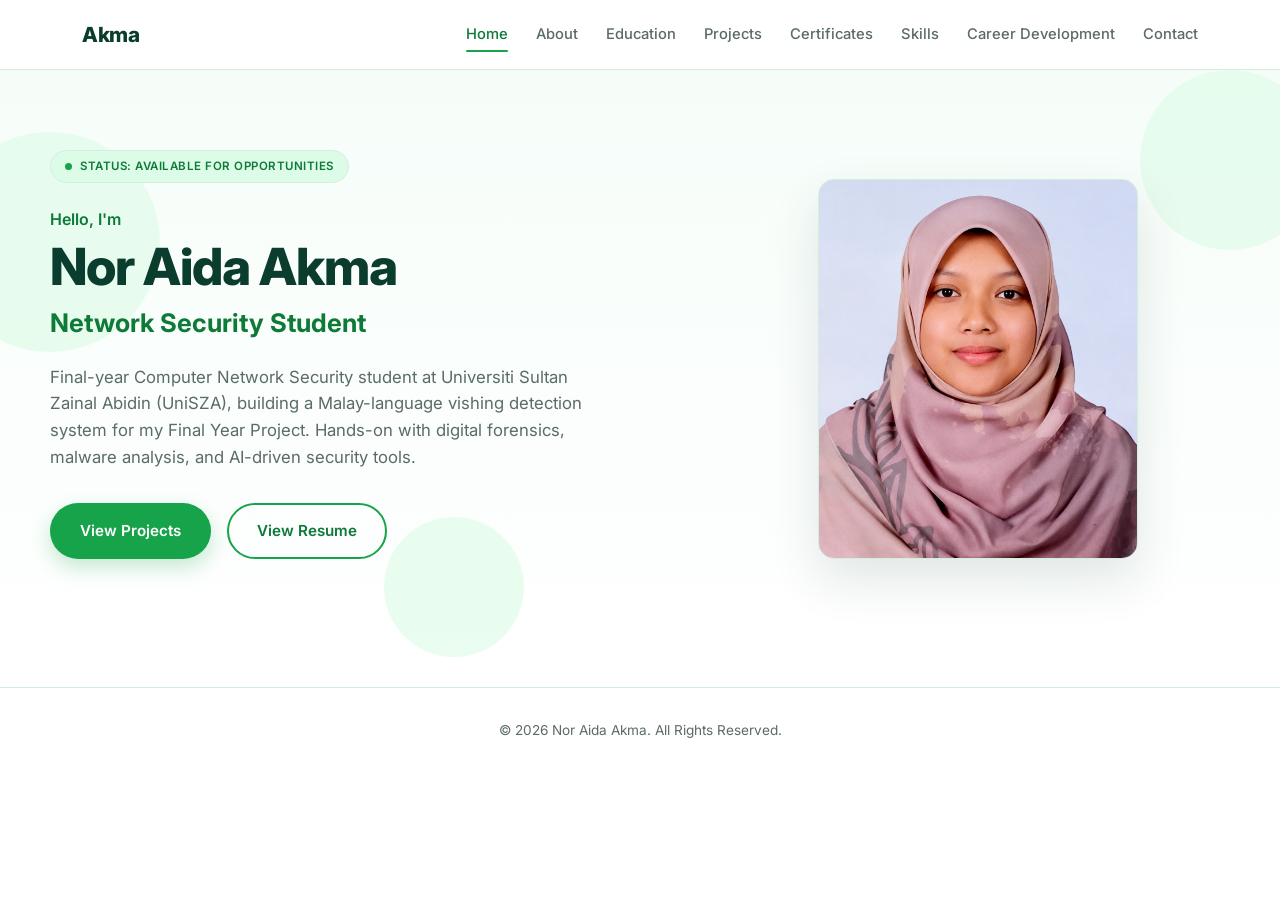
<file: index.html>
<!DOCTYPE html>
<html lang="en">
<head>
<meta charset="UTF-8">
<meta name="viewport" content="width=device-width, initial-scale=1.0">
<title>Akma — Network Security Student</title>
<link rel="preconnect" href="https://fonts.googleapis.com">
<link rel="preconnect" href="https://fonts.gstatic.com" crossorigin>
<link href="https://fonts.googleapis.com/css2?family=Inter:wght@400;500;600;700&display=swap" rel="stylesheet">
<link rel="stylesheet" href="style.css">
</head>
<body>

<!-- ===== NAVBAR ===== -->
<header class="navbar" id="navbar">
  <div class="nav-inner">
    <a href="index.html" class="logo">Akma</a>
    <button class="nav-toggle" id="navToggle" aria-label="Toggle navigation">
      <span></span><span></span><span></span>
    </button>
    <nav class="nav-links" id="navLinks">
      <a href="index.html" class="active">Home</a>
      <a href="about.html">About</a>
      <a href="education.html">Education</a>
      <a href="projects.html">Projects</a>
      <a href="certificates.html">Certificates</a>
      <a href="skills.html">Skills</a>
      <a href="career.html">Career Development</a>
      <a href="contact.html">Contact</a>
    </nav>
  </div>
</header>

<!-- ===== HERO ===== -->
<section class="hero">
  <div class="hero-grid">
    <div class="hero-text">
      <div class="status-badge">
        <span class="dot-blink"></span> STATUS: AVAILABLE FOR OPPORTUNITIES
      </div>
      <p class="eyebrow">Hello, I'm</p>
      <h1>Nor Aida Akma</h1>
      <h2 class="role">Network Security Student</h2>
      <p class="hero-desc">
        Final-year Computer Network Security student at Universiti Sultan Zainal Abidin (UniSZA),
        building a Malay-language vishing detection system for my Final Year Project.
        Hands-on with digital forensics, malware analysis, and AI-driven security tools.
      </p>
      <div class="hero-cta">
        <a href="projects.html" class="btn btn-primary">View Projects</a>
        <a href="assets/resume.pdf" class="btn btn-outline" target="_blank">View Resume</a>
      </div>
    </div>
    <div class="hero-visual">
      <div class="photo-frame">
        <img src="assets/images/profile.png" alt="Akma profile photo" onerror="this.style.display='none'; this.nextElementSibling.style.display='flex'">
        <div class="photo-placeholder">AKMA</div>
      </div>
    </div>
  </div>
  <div class="hero-bg-shapes" aria-hidden="true">
    <div class="shape shape-1"></div>
    <div class="shape shape-2"></div>
    <div class="shape shape-3"></div>
  </div>
</section>

<footer class="footer">
  <p>&copy; 2026 Nor Aida Akma. All Rights Reserved.</p>
</footer>

<script src="script.js"></script>
</body>
</html>
</file>
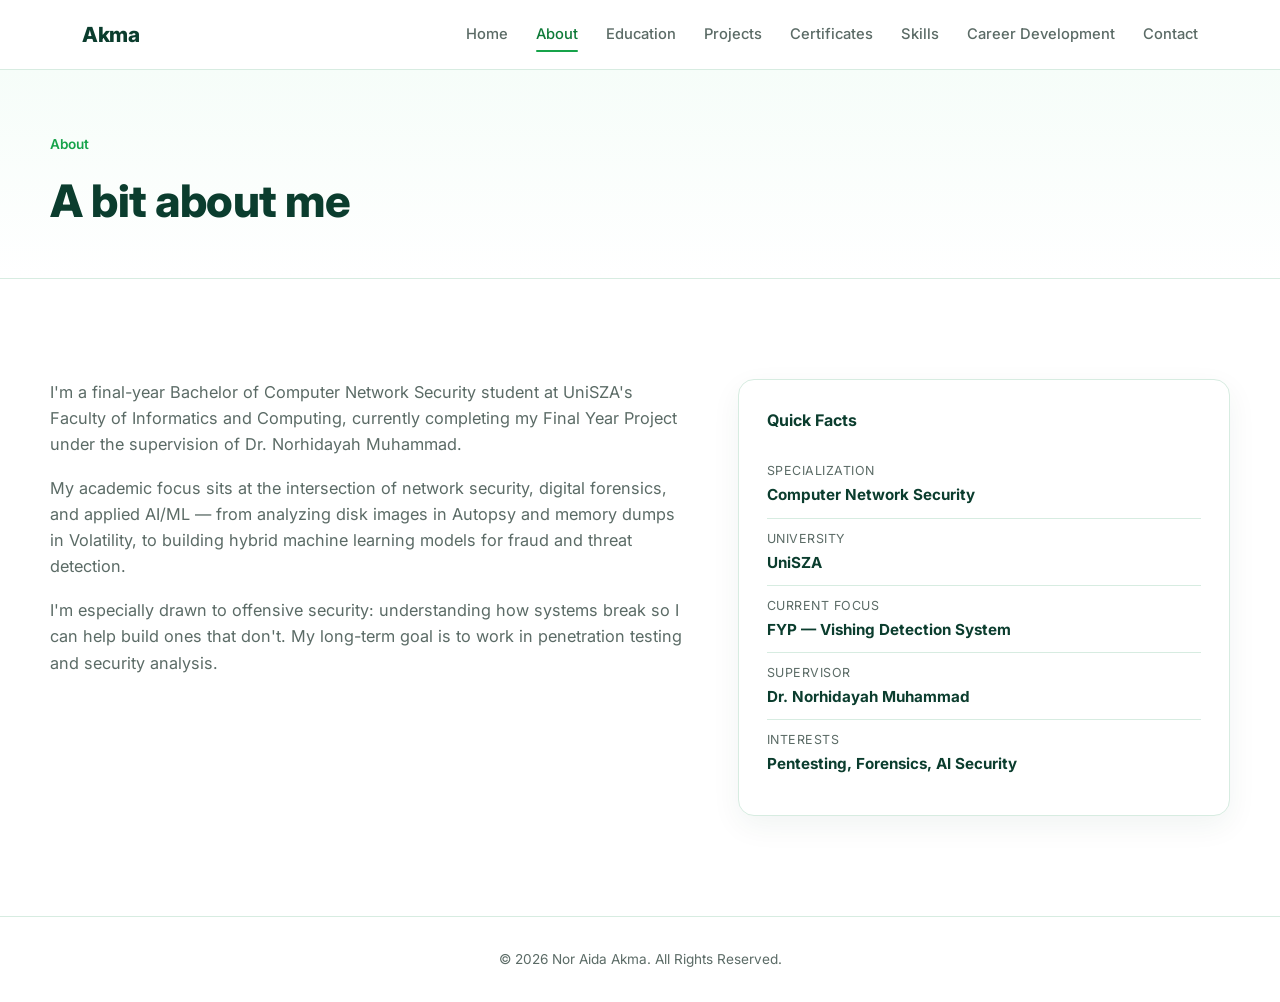
<file: about.html>
<!DOCTYPE html>
<html lang="en">
<head>
<meta charset="UTF-8">
<meta name="viewport" content="width=device-width, initial-scale=1.0">
<title>About — Akma</title>
<link rel="preconnect" href="https://fonts.googleapis.com">
<link rel="preconnect" href="https://fonts.gstatic.com" crossorigin>
<link href="https://fonts.googleapis.com/css2?family=Inter:wght@400;500;600;700&display=swap" rel="stylesheet">
<link rel="stylesheet" href="style.css">
</head>
<body>

<header class="navbar" id="navbar">
  <div class="nav-inner">
    <a href="index.html" class="logo">Akma</a>
    <button class="nav-toggle" id="navToggle" aria-label="Toggle navigation">
      <span></span><span></span><span></span>
    </button>
    <nav class="nav-links" id="navLinks">
      <a href="index.html">Home</a>
      <a href="about.html" class="active">About</a>
      <a href="education.html">Education</a>
      <a href="projects.html">Projects</a>
      <a href="certificates.html">Certificates</a>
      <a href="skills.html">Skills</a>
      <a href="career.html">Career Development</a>
      <a href="contact.html">Contact</a>
    </nav>
  </div>
</header>

<section class="page-hero">
  <div class="section-inner">
    <p class="section-eyebrow">About</p>
    <h1 class="page-title">A bit about me</h1>
  </div>
</section>

<section class="section">
  <div class="section-inner">
    <div class="about-grid">
      <div class="about-text">
        <p>
          I'm a final-year Bachelor of Computer Network Security student at UniSZA's Faculty of
          Informatics and Computing, currently completing my Final Year Project under the
          supervision of Dr. Norhidayah Muhammad.
        </p>
        <p>
          My academic focus sits at the intersection of network security, digital forensics, and
          applied AI/ML — from analyzing disk images in Autopsy and memory dumps in Volatility, to
          building hybrid machine learning models for fraud and threat detection.
        </p>
        <p>
          I'm especially drawn to offensive security: understanding how systems break so I can
          help build ones that don't. My long-term goal is to work in penetration testing and
          security analysis.
        </p>
      </div>
      <div class="about-card">
        <h3>Quick Facts</h3>
        <ul class="fact-list">
          <li><span>Specialization</span><strong>Computer Network Security</strong></li>
          <li><span>University</span><strong>UniSZA</strong></li>
          <li><span>Current Focus</span><strong>FYP — Vishing Detection System</strong></li>
          <li><span>Supervisor</span><strong>Dr. Norhidayah Muhammad</strong></li>
          <li><span>Interests</span><strong>Pentesting, Forensics, AI Security</strong></li>
        </ul>
      </div>
    </div>
  </div>
</section>

<footer class="footer">
  <p>&copy; 2026 Nor Aida Akma. All Rights Reserved.</p>
</footer>

<script src="script.js"></script>
</body>
</html>
</file>
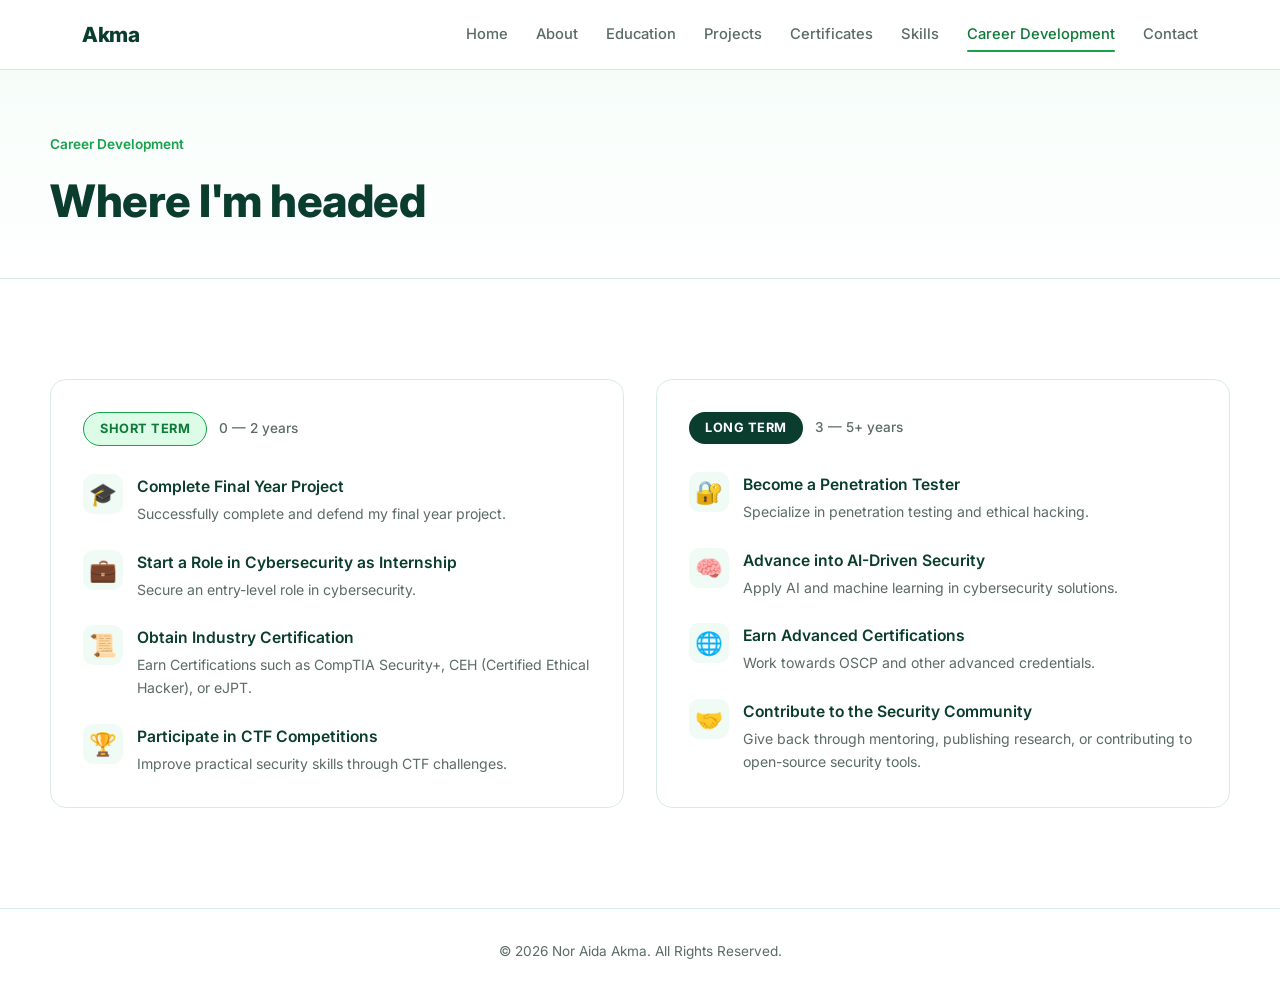
<file: career.html>
<!DOCTYPE html>
<html lang="en">
<head>
<meta charset="UTF-8">
<meta name="viewport" content="width=device-width, initial-scale=1.0">
<title>Career Development — Akma</title>
<link rel="preconnect" href="https://fonts.googleapis.com">
<link rel="preconnect" href="https://fonts.gstatic.com" crossorigin>
<link href="https://fonts.googleapis.com/css2?family=Inter:wght@400;500;600;700&display=swap" rel="stylesheet">
<link rel="stylesheet" href="style.css">
</head>
<body>

<header class="navbar" id="navbar">
  <div class="nav-inner">
    <a href="index.html" class="logo">Akma</a>
    <button class="nav-toggle" id="navToggle" aria-label="Toggle navigation">
      <span></span><span></span><span></span>
    </button>
    <nav class="nav-links" id="navLinks">
      <a href="index.html">Home</a>
      <a href="about.html">About</a>
      <a href="education.html">Education</a>
      <a href="projects.html">Projects</a>
      <a href="certificates.html">Certificates</a>
      <a href="skills.html">Skills</a>
      <a href="career.html" class="active">Career Development</a>
      <a href="contact.html">Contact</a>
    </nav>
  </div>
</header>

<section class="page-hero">
  <div class="section-inner">
    <p class="section-eyebrow">Career Development</p>
    <h1 class="page-title">Where I'm headed</h1>
  </div>
</section>

<section class="section">
  <div class="section-inner">
    <div class="career-grid">

      <div class="career-block">
        <div class="career-label">
          <span class="career-badge short">Short Term</span>
          <p class="career-timeframe">0 — 2 years</p>
        </div>
        <div class="career-goals">
          <div class="career-goal">
            <div class="goal-icon">🎓</div>
            <div>
              <h3>Complete Final Year Project</h3>
              <p>Successfully complete and defend my final year project.</p>
            </div>
          </div>
          <div class="career-goal">
            <div class="goal-icon">💼</div>
            <div>
              <h3>Start a Role in Cybersecurity as Internship</h3>
              <p>Secure an entry-level role in cybersecurity.</p>
            </div>
          </div>
          <div class="career-goal">
            <div class="goal-icon">📜</div>
            <div>
              <h3>Obtain Industry Certification</h3>
              <p>Earn Certifications such as CompTIA Security+, CEH (Certified Ethical Hacker), or eJPT.</p>
            </div>
          </div>
          <div class="career-goal">
            <div class="goal-icon">🏆</div>
            <div>
              <h3>Participate in CTF Competitions</h3>
              <p>Improve practical security skills through CTF challenges.</p>
            </div>
          </div>
        </div>
      </div>

      <div class="career-block">
        <div class="career-label">
          <span class="career-badge long">Long Term</span>
          <p class="career-timeframe">3 — 5+ years</p>
        </div>
        <div class="career-goals">
          <div class="career-goal">
            <div class="goal-icon">🔐</div>
            <div>
              <h3>Become a Penetration Tester</h3>
              <p>Specialize in penetration testing and ethical hacking.</p>
            </div>
          </div>
          <div class="career-goal">
            <div class="goal-icon">🧠</div>
            <div>
              <h3>Advance into AI-Driven Security</h3>
              <p>Apply AI and machine learning in cybersecurity solutions.</p>
            </div>
          </div>
          <div class="career-goal">
            <div class="goal-icon">🌐</div>
            <div>
              <h3>Earn Advanced Certifications</h3>
              <p>Work towards OSCP and other advanced credentials.</p>
            </div>
          </div>
          <div class="career-goal">
            <div class="goal-icon">🤝</div>
            <div>
              <h3>Contribute to the Security Community</h3>
              <p>Give back through mentoring, publishing research, or contributing to open-source security tools.</p>
            </div>
          </div>
        </div>
      </div>

    </div>
  </div>
</section>

<footer class="footer">
  <p>&copy; 2026 Nor Aida Akma. All Rights Reserved.</p>
</footer>

<script src="script.js"></script>
</body>
</html>
</file>
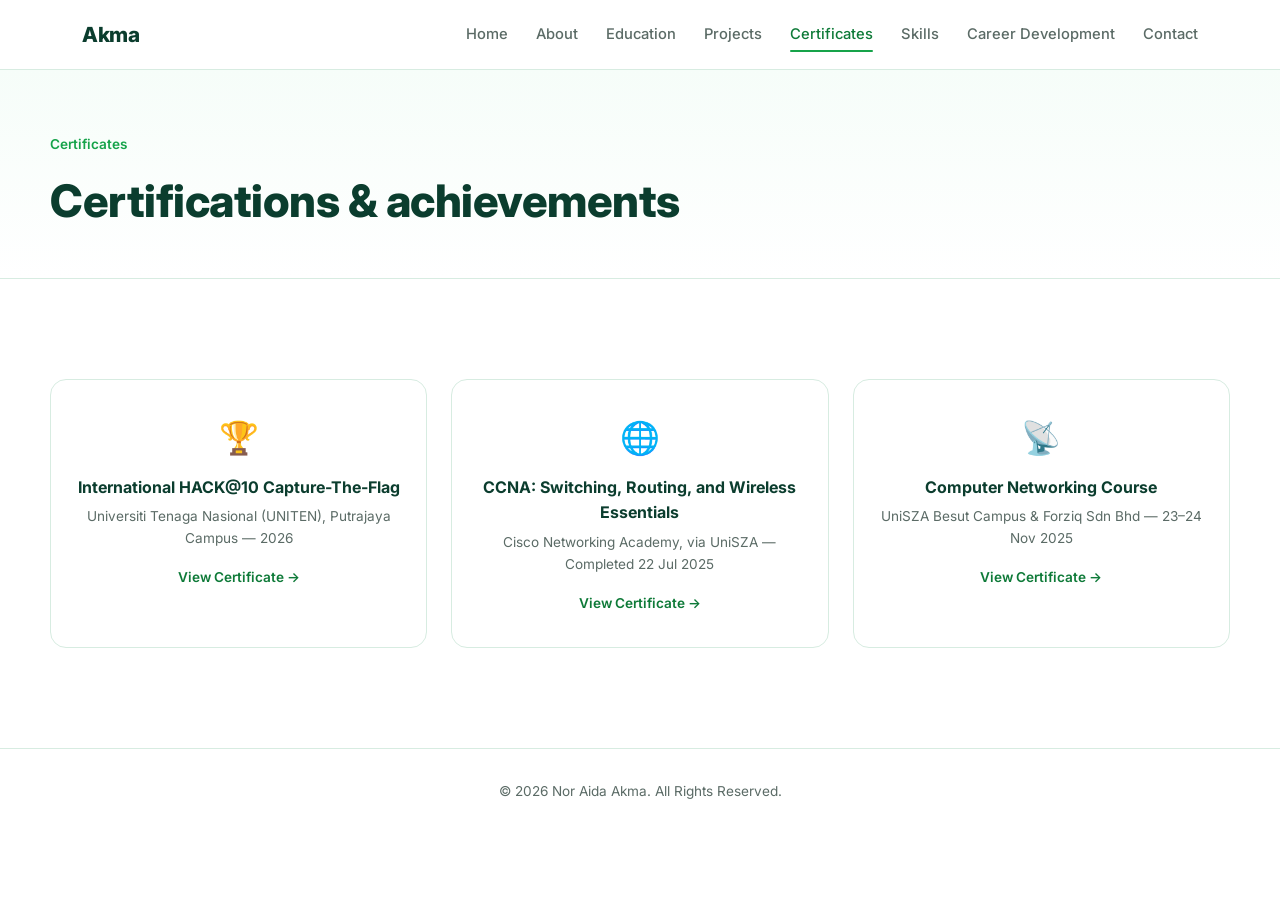
<file: certificates.html>
<!DOCTYPE html>
<html lang="en">
<head>
<meta charset="UTF-8">
<meta name="viewport" content="width=device-width, initial-scale=1.0">
<title>Certificates — Akma</title>
<link rel="preconnect" href="https://fonts.googleapis.com">
<link rel="preconnect" href="https://fonts.gstatic.com" crossorigin>
<link href="https://fonts.googleapis.com/css2?family=Inter:wght@400;500;600;700&display=swap" rel="stylesheet">
<link rel="stylesheet" href="style.css">
</head>
<body>

<header class="navbar" id="navbar">
  <div class="nav-inner">
    <a href="index.html" class="logo">Akma</a>
    <button class="nav-toggle" id="navToggle" aria-label="Toggle navigation">
      <span></span><span></span><span></span>
    </button>
    <nav class="nav-links" id="navLinks">
      <a href="index.html">Home</a>
      <a href="about.html">About</a>
      <a href="education.html">Education</a>
      <a href="projects.html">Projects</a>
      <a href="certificates.html" class="active">Certificates</a>
      <a href="skills.html">Skills</a>
      <a href="career.html">Career Development</a>
      <a href="contact.html">Contact</a>
    </nav>
  </div>
</header>

<section class="page-hero">
  <div class="section-inner">
    <p class="section-eyebrow">Certificates</p>
    <h1 class="page-title">Certifications &amp; achievements</h1>
  </div>
</section>

<section class="section">
  <div class="section-inner">
    <div class="cert-grid">
      <a href="assets/docs/Sijil%20CTF%202026.pdf" target="_blank" class="cert-card cert-card-link">
        <div class="cert-icon">🏆</div>
        <h3>International HACK@10 Capture-The-Flag</h3>
        <p>Universiti Tenaga Nasional (UNITEN), Putrajaya Campus — 2026</p>
        <span class="cert-view">View Certificate →</span>
      </a>
      <a href="assets/docs/Sijil%20CCNA.pdf" target="_blank" class="cert-card cert-card-link">
        <div class="cert-icon">🌐</div>
        <h3>CCNA: Switching, Routing, and Wireless Essentials</h3>
        <p>Cisco Networking Academy, via UniSZA — Completed 22 Jul 2025</p>
        <span class="cert-view">View Certificate →</span>
      </a>
      <a href="assets/docs/Sijil%20Smart%20Bootcamp.pdf" target="_blank" class="cert-card cert-card-link">
        <div class="cert-icon">📡</div>
        <h3>Computer Networking Course</h3>
        <p>UniSZA Besut Campus &amp; Forziq Sdn Bhd — 23–24 Nov 2025</p>
        <span class="cert-view">View Certificate →</span>
      </a>
    </div>
  </div>
</section>

<footer class="footer">
  <p>&copy; 2026 Nor Aida Akma. All Rights Reserved.</p>
</footer>

<script src="script.js"></script>
</body>
</html>
</file>
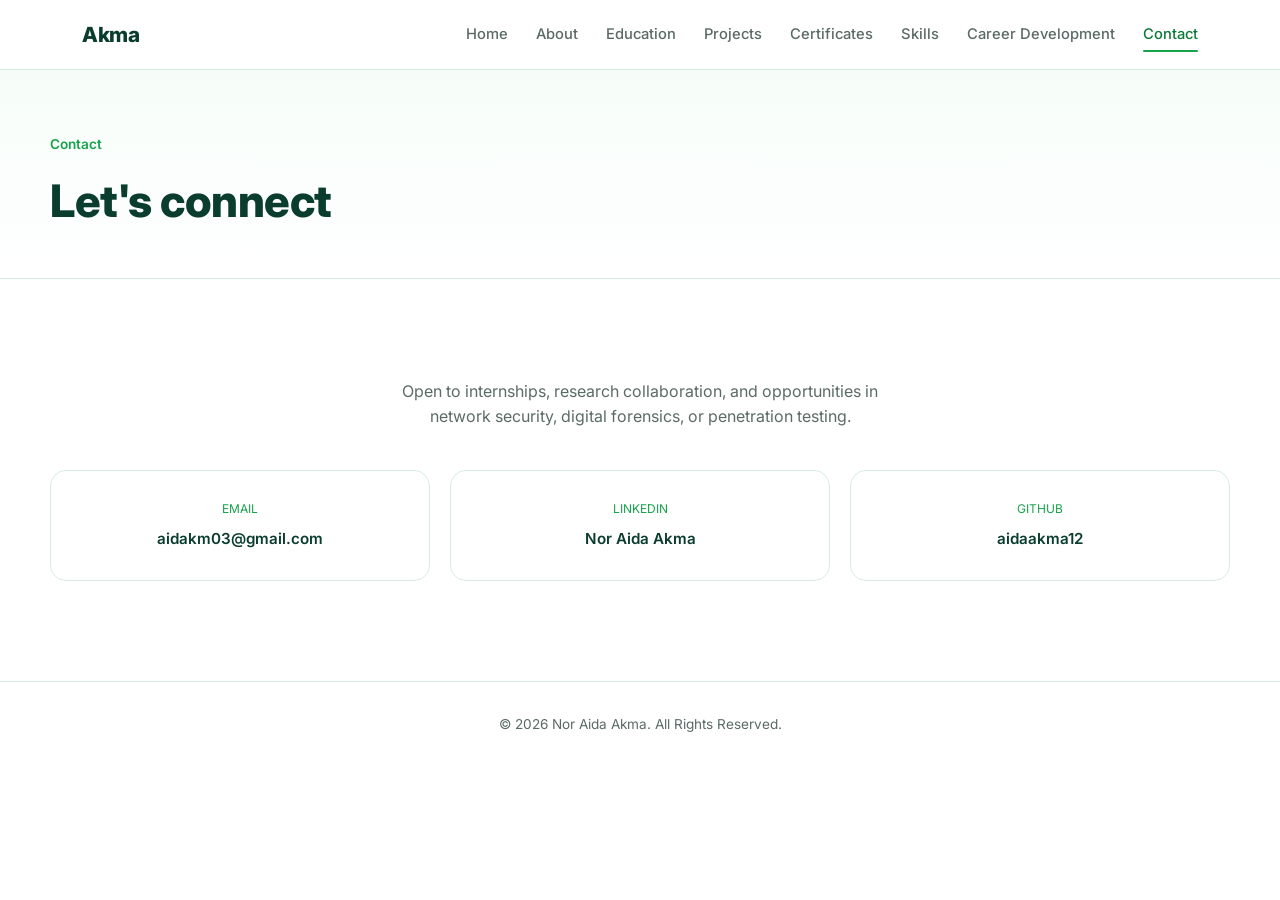
<file: contact.html>
<!DOCTYPE html>
<html lang="en">
<head>
<meta charset="UTF-8">
<meta name="viewport" content="width=device-width, initial-scale=1.0">
<title>Contact — Akma</title>
<link rel="preconnect" href="https://fonts.googleapis.com">
<link rel="preconnect" href="https://fonts.gstatic.com" crossorigin>
<link href="https://fonts.googleapis.com/css2?family=Inter:wght@400;500;600;700&display=swap" rel="stylesheet">
<link rel="stylesheet" href="style.css">
</head>
<body>

<header class="navbar" id="navbar">
  <div class="nav-inner">
    <a href="index.html" class="logo">Akma</a>
    <button class="nav-toggle" id="navToggle" aria-label="Toggle navigation">
      <span></span><span></span><span></span>
    </button>
    <nav class="nav-links" id="navLinks">
      <a href="index.html">Home</a>
      <a href="about.html">About</a>
      <a href="education.html">Education</a>
      <a href="projects.html">Projects</a>
      <a href="certificates.html">Certificates</a>
      <a href="skills.html">Skills</a>
      <a href="career.html">Career Development</a>
      <a href="contact.html" class="active">Contact</a>
    </nav>
  </div>
</header>

<section class="page-hero">
  <div class="section-inner">
    <p class="section-eyebrow">Contact</p>
    <h1 class="page-title">Let's connect</h1>
  </div>
</section>

<section class="section contact-section">
  <div class="section-inner">
    <p class="contact-desc">
      Open to internships, research collaboration, and opportunities in network security,
      digital forensics, or penetration testing.
    </p>
    <div class="contact-grid">
      <a href="mailto:aidakm03@gmail.com" class="contact-card">
        <span class="contact-label">Email</span>
        <span class="contact-value">aidakm03@gmail.com</span>
      </a>
      <a href="https://www.linkedin.com/in/nor-aida-akma-9a812b224/" class="contact-card" target="_blank">
        <span class="contact-label">LinkedIn</span>
        <span class="contact-value">Nor Aida Akma</span>
      </a>
      <a href="https://github.com/aidaakma12" class="contact-card" target="_blank">
        <span class="contact-label">GitHub</span>
        <span class="contact-value">aidaakma12</span>
      </a>
    </div>
  </div>
</section>

<footer class="footer">
  <p>&copy; 2026 Nor Aida Akma. All Rights Reserved.</p>
</footer>

<script src="script.js"></script>
</body>
</html>
</file>
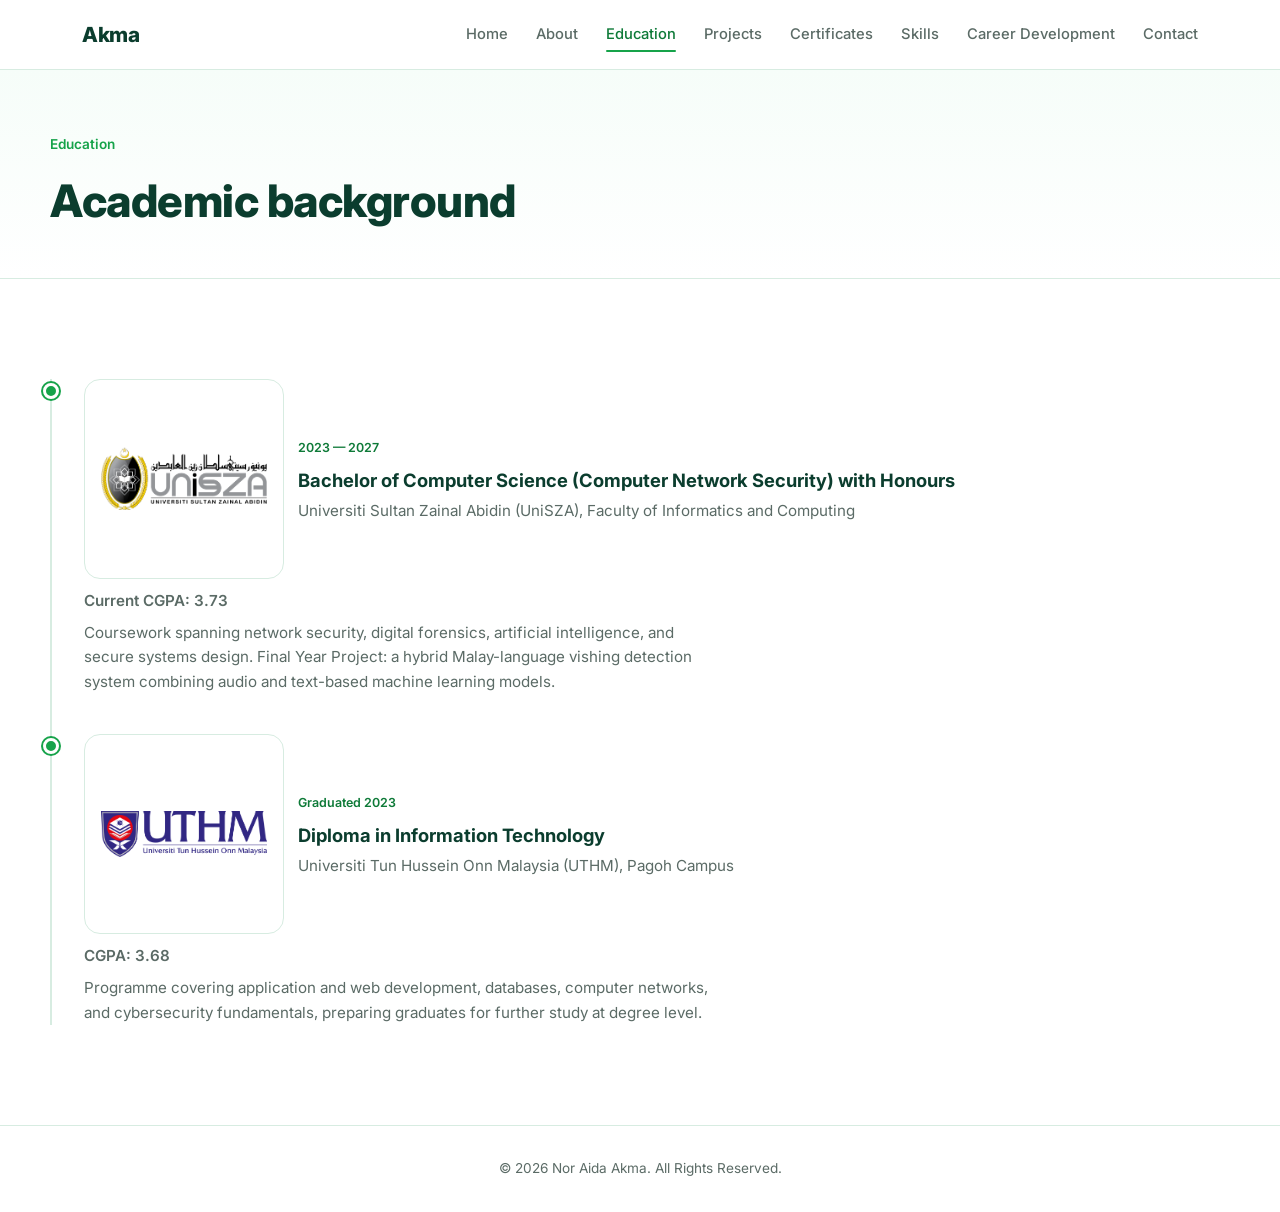
<file: education.html>
<!DOCTYPE html>
<html lang="en">
<head>
<meta charset="UTF-8">
<meta name="viewport" content="width=device-width, initial-scale=1.0">
<title>Education — Akma</title>
<link rel="preconnect" href="https://fonts.googleapis.com">
<link rel="preconnect" href="https://fonts.gstatic.com" crossorigin>
<link href="https://fonts.googleapis.com/css2?family=Inter:wght@400;500;600;700&display=swap" rel="stylesheet">
<link rel="stylesheet" href="style.css">
</head>
<body>

<header class="navbar" id="navbar">
  <div class="nav-inner">
    <a href="index.html" class="logo">Akma</a>
    <button class="nav-toggle" id="navToggle" aria-label="Toggle navigation">
      <span></span><span></span><span></span>
    </button>
    <nav class="nav-links" id="navLinks">
      <a href="index.html">Home</a>
      <a href="about.html">About</a>
      <a href="education.html" class="active">Education</a>
      <a href="projects.html">Projects</a>
      <a href="certificates.html">Certificates</a>
      <a href="skills.html">Skills</a>
      <a href="career.html">Career Development</a>
      <a href="contact.html">Contact</a>
    </nav>
  </div>
</header>

<section class="page-hero">
  <div class="section-inner">
    <p class="section-eyebrow">Education</p>
    <h1 class="page-title">Academic background</h1>
  </div>
</section>

<section class="section">
  <div class="section-inner">
    <div class="timeline">
      <div class="timeline-item">
        <div class="timeline-marker"></div>
        <div class="timeline-content">
          <div class="edu-header">
            <img src="assets/images/unisza.png" alt="UniSZA logo" class="edu-logo" onerror="this.style.display='none'">
            <div>
              <span class="timeline-date">2023 — 2027</span>
              <h3>Bachelor of Computer Science (Computer Network Security) with Honours</h3>
              <p>Universiti Sultan Zainal Abidin (UniSZA), Faculty of Informatics and Computing</p>
            </div>
          </div>
          <p class="timeline-cgpa">Current CGPA: 3.73</p>
          <p class="timeline-detail">
            Coursework spanning network security, digital forensics,
            artificial intelligence, and secure systems design. Final Year Project: a hybrid
            Malay-language vishing detection system combining audio and text-based machine
            learning models.
          </p>
        </div>
      </div>
      <div class="timeline-item">
        <div class="timeline-marker"></div>
        <div class="timeline-content">
          <div class="edu-header">
            <img src="assets/images/uthm.png" alt="UTHM logo" class="edu-logo" onerror="this.style.display='none'">
            <div>
              <span class="timeline-date">Graduated 2023</span>
              <h3>Diploma in Information Technology</h3>
              <p>Universiti Tun Hussein Onn Malaysia (UTHM), Pagoh Campus</p>
            </div>
          </div>
          <p class="timeline-cgpa">CGPA: 3.68</p>
          <p class="timeline-detail">
            Programme covering application and web development, databases, computer
            networks, and cybersecurity fundamentals, preparing graduates for further study at
            degree level.
          </p>
        </div>
      </div>
    </div>
  </div>
</section>

<footer class="footer">
  <p>&copy; 2026 Nor Aida Akma. All Rights Reserved.</p>
</footer>

<script src="script.js"></script>
</body>
</html>
</file>
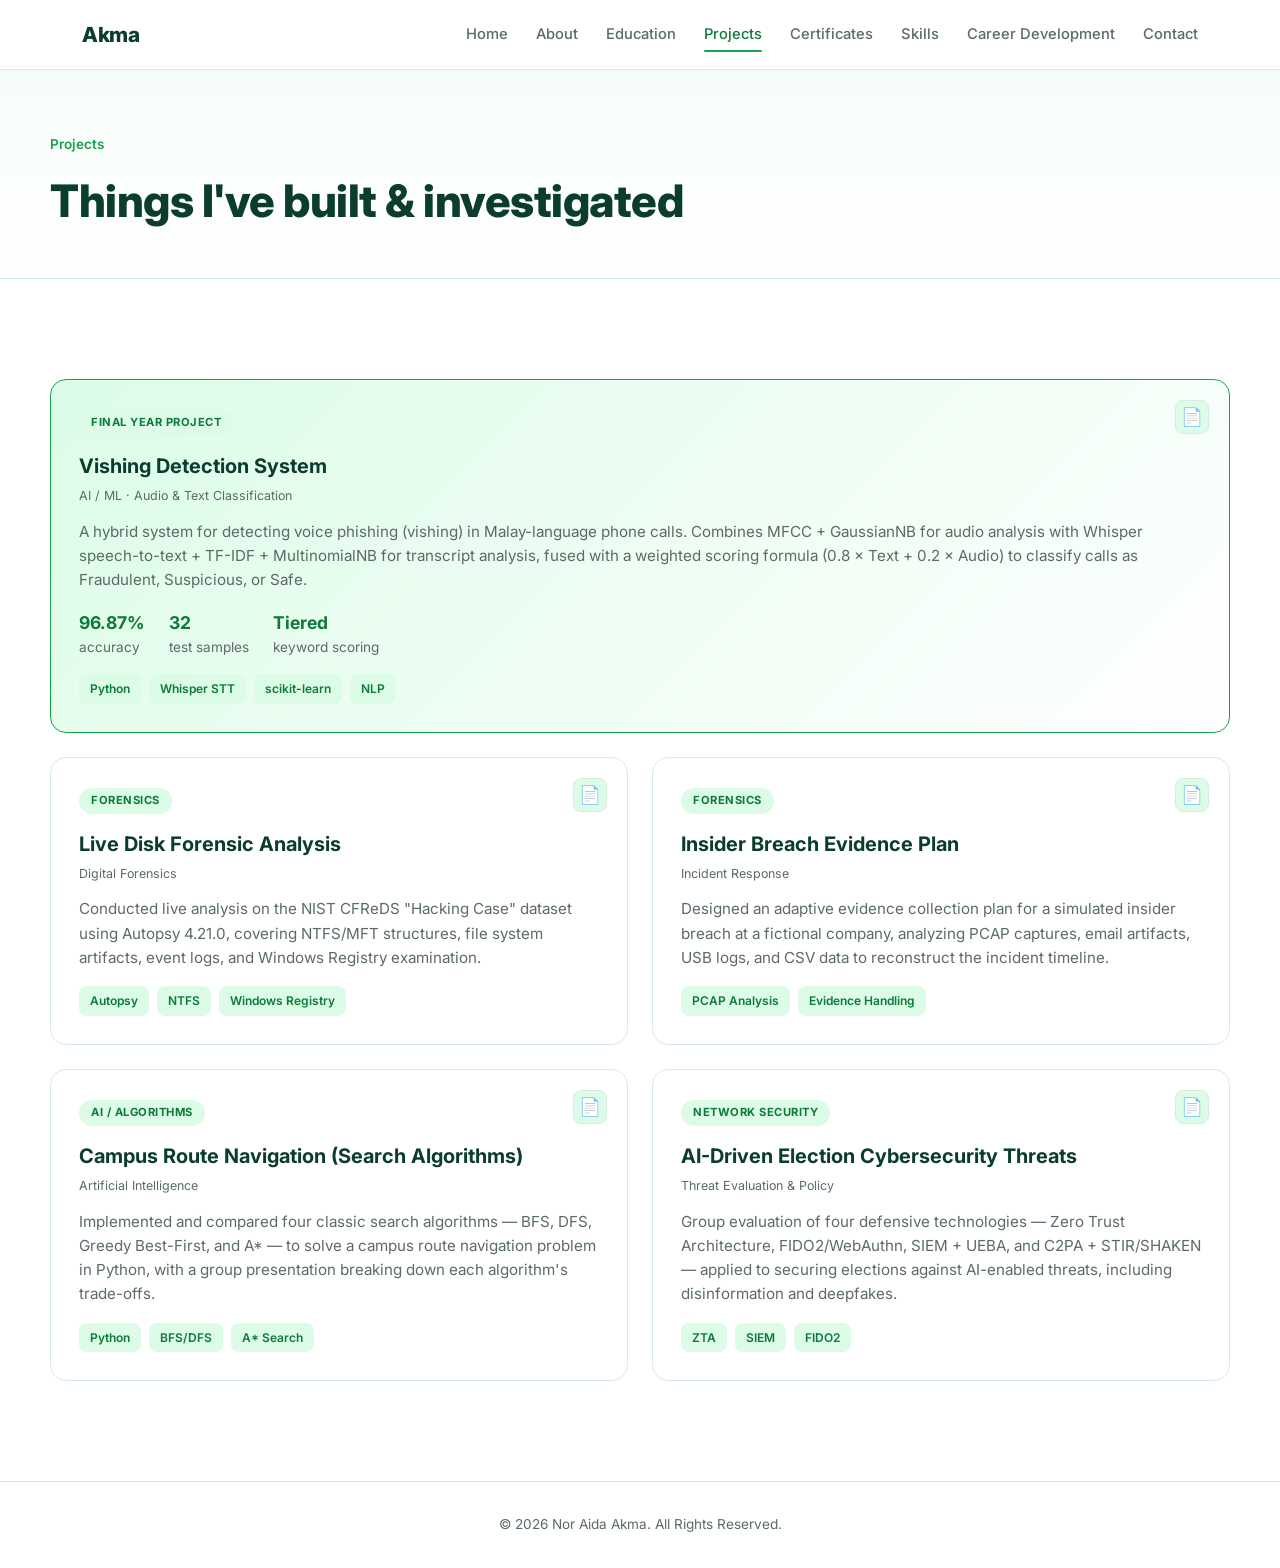
<file: projects.html>
<!DOCTYPE html>
<html lang="en">
<head>
<meta charset="UTF-8">
<meta name="viewport" content="width=device-width, initial-scale=1.0">
<title>Projects — Akma</title>
<link rel="preconnect" href="https://fonts.googleapis.com">
<link rel="preconnect" href="https://fonts.gstatic.com" crossorigin>
<link href="https://fonts.googleapis.com/css2?family=Inter:wght@400;500;600;700&display=swap" rel="stylesheet">
<link rel="stylesheet" href="style.css">
</head>
<body>

<header class="navbar" id="navbar">
  <div class="nav-inner">
    <a href="index.html" class="logo">Akma</a>
    <button class="nav-toggle" id="navToggle" aria-label="Toggle navigation">
      <span></span><span></span><span></span>
    </button>
    <nav class="nav-links" id="navLinks">
      <a href="index.html">Home</a>
      <a href="about.html">About</a>
      <a href="education.html">Education</a>
      <a href="projects.html" class="active">Projects</a>
      <a href="certificates.html">Certificates</a>
      <a href="skills.html">Skills</a>
      <a href="career.html">Career Development</a>
      <a href="contact.html">Contact</a>
    </nav>
  </div>
</header>

<section class="page-hero">
  <div class="section-inner">
    <p class="section-eyebrow">Projects</p>
    <h1 class="page-title">Things I've built &amp; investigated</h1>
  </div>
</section>

<section class="section">
  <div class="section-inner">
    <div class="project-grid">

      <article class="project-card featured">
        <a href="assets/docs/Paper%20Akma.pdf" class="pdf-icon" target="_blank" title="Download FYP Paper" aria-label="Download FYP Paper PDF">📄</a>
        <div class="project-tag">Final Year Project</div>
        <h3>Vishing Detection System</h3>
        <p class="project-domain">AI / ML &middot; Audio &amp; Text Classification</p>
        <p>
          A hybrid system for detecting voice phishing (vishing) in Malay-language phone calls.
          Combines MFCC + GaussianNB for audio analysis with Whisper speech-to-text + TF-IDF +
          MultinomialNB for transcript analysis, fused with a weighted scoring formula
          (0.8 × Text + 0.2 × Audio) to classify calls as Fraudulent, Suspicious, or Safe.
        </p>
        <ul class="project-stats">
          <li><strong>96.87%</strong> accuracy</li>
          <li><strong>32</strong> test samples</li>
          <li><strong>Tiered</strong> keyword scoring</li>
        </ul>
        <div class="project-tools">
          <span>Python</span><span>Whisper STT</span><span>scikit-learn</span><span>NLP</span>
        </div>
      </article>

      <article class="project-card">
        <a href="assets/docs/Live%20Disk%20Forensic%20Analysis.pdf" class="pdf-icon" target="_blank" title="Download Report" aria-label="Download report PDF">📄</a>
        <div class="project-tag">Forensics</div>
        <h3>Live Disk Forensic Analysis</h3>
        <p class="project-domain">Digital Forensics</p>
        <p>
          Conducted live analysis on the NIST CFReDS "Hacking Case" dataset using Autopsy 4.21.0,
          covering NTFS/MFT structures, file system artifacts, event logs, and Windows Registry
          examination.
        </p>
        <div class="project-tools"><span>Autopsy</span><span>NTFS</span><span>Windows Registry</span></div>
      </article>

      <article class="project-card">
        <a href="assets/docs/Insider%20Breach%20Evidence%20Plan.pdf" class="pdf-icon" target="_blank" title="Download Report" aria-label="Download report PDF">📄</a>
        <div class="project-tag">Forensics</div>
        <h3>Insider Breach Evidence Plan</h3>
        <p class="project-domain">Incident Response</p>
        <p>
          Designed an adaptive evidence collection plan for a simulated insider breach at a
          fictional company, analyzing PCAP captures, email artifacts, USB logs, and CSV data
          to reconstruct the incident timeline.
        </p>
        <div class="project-tools"><span>PCAP Analysis</span><span>Evidence Handling</span></div>
      </article>

      <article class="project-card">
        <a href="assets/docs/Campus%20Route%20Navigation%20(Search%20Algorithms).pdf" class="pdf-icon" target="_blank" title="Download Report" aria-label="Download report PDF">📄</a>
        <div class="project-tag">AI / Algorithms</div>
        <h3>Campus Route Navigation (Search Algorithms)</h3>
        <p class="project-domain">Artificial Intelligence</p>
        <p>
          Implemented and compared four classic search algorithms — BFS, DFS, Greedy Best-First,
          and A* — to solve a campus route navigation problem in Python, with a group
          presentation breaking down each algorithm's trade-offs.
        </p>
        <div class="project-tools"><span>Python</span><span>BFS/DFS</span><span>A* Search</span></div>
      </article>

      <article class="project-card">
        <a href="assets/docs/AI-Driven%20Election%20Cybersecurity%20Threats.pdf" class="pdf-icon" target="_blank" title="Download Report" aria-label="Download report PDF">📄</a>
        <div class="project-tag">Network Security</div>
        <h3>AI-Driven Election Cybersecurity Threats</h3>
        <p class="project-domain">Threat Evaluation &amp; Policy</p>
        <p>
          Group evaluation of four defensive technologies — Zero Trust Architecture, FIDO2/WebAuthn,
          SIEM + UEBA, and C2PA + STIR/SHAKEN — applied to securing elections against AI-enabled
          threats, including disinformation and deepfakes.
        </p>
        <div class="project-tools"><span>ZTA</span><span>SIEM</span><span>FIDO2</span></div>
      </article>

    </div>
  </div>
</section>

<footer class="footer">
  <p>&copy; 2026 Nor Aida Akma. All Rights Reserved.</p>
</footer>

<script src="script.js"></script>
</body>
</html>
</file>
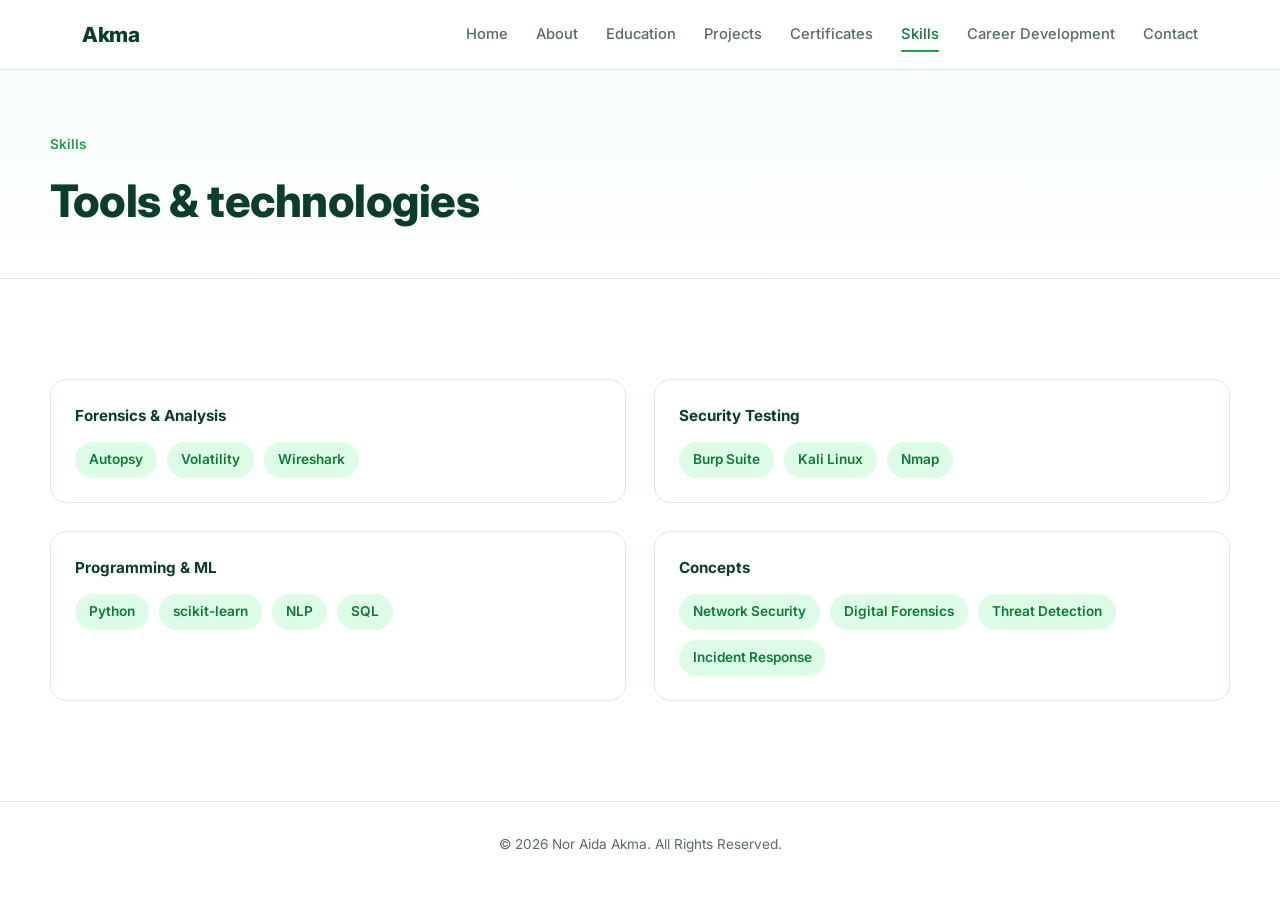
<file: skills.html>
<!DOCTYPE html>
<html lang="en">
<head>
<meta charset="UTF-8">
<meta name="viewport" content="width=device-width, initial-scale=1.0">
<title>Skills — Akma</title>
<link rel="preconnect" href="https://fonts.googleapis.com">
<link rel="preconnect" href="https://fonts.gstatic.com" crossorigin>
<link href="https://fonts.googleapis.com/css2?family=Inter:wght@400;500;600;700&display=swap" rel="stylesheet">
<link rel="stylesheet" href="style.css">
</head>
<body>

<header class="navbar" id="navbar">
  <div class="nav-inner">
    <a href="index.html" class="logo">Akma</a>
    <button class="nav-toggle" id="navToggle" aria-label="Toggle navigation">
      <span></span><span></span><span></span>
    </button>
    <nav class="nav-links" id="navLinks">
      <a href="index.html">Home</a>
      <a href="about.html">About</a>
      <a href="education.html">Education</a>
      <a href="projects.html">Projects</a>
      <a href="certificates.html">Certificates</a>
      <a href="skills.html" class="active">Skills</a>
      <a href="career.html">Career Development</a>
      <a href="contact.html">Contact</a>
    </nav>
  </div>
</header>

<section class="page-hero">
  <div class="section-inner">
    <p class="section-eyebrow">Skills</p>
    <h1 class="page-title">Tools &amp; technologies</h1>
  </div>
</section>

<section class="section">
  <div class="section-inner">
    <div class="skills-grid">
      <div class="skill-category">
        <h3>Forensics &amp; Analysis</h3>
        <div class="skill-tags">
          <span>Autopsy</span><span>Volatility</span><span>Wireshark</span>
        </div>
      </div>
      <div class="skill-category">
        <h3>Security Testing</h3>
        <div class="skill-tags">
          <span>Burp Suite</span><span>Kali Linux</span><span>Nmap</span>
        </div>
      </div>
      <div class="skill-category">
        <h3>Programming &amp; ML</h3>
        <div class="skill-tags">
          <span>Python</span><span>scikit-learn</span><span>NLP</span><span>SQL</span>
        </div>
      </div>
      <div class="skill-category">
        <h3>Concepts</h3>
        <div class="skill-tags">
          <span>Network Security</span><span>Digital Forensics</span><span>Threat Detection</span><span>Incident Response</span>
        </div>
      </div>
    </div>
  </div>
</section>

<footer class="footer">
  <p>&copy; 2026 Nor Aida Akma. All Rights Reserved.</p>
</footer>

<script src="script.js"></script>
</body>
</html>
</file>
<file: style.css>
/* ============================
   DESIGN TOKENS
   ============================ */
:root {
  --color-bg: #FFFFFF;
  --color-bg-alt: #F0FBF5;
  --color-ink: #0B3D2E;
  --color-text: #1F2937;
  --color-text-light: #5B6B66;
  --color-accent: #16A34A;
  --color-accent-dark: #0E7A38;
  --color-accent-soft: #DCFCE7;
  --color-border: #D7ECE1;

  --font-display: 'Inter', sans-serif;
  --font-body: 'Inter', sans-serif;

  --radius: 16px;
  --radius-sm: 10px;
  --max-width: 1180px;

  --transition: 0.25s ease;
}

* { margin: 0; padding: 0; box-sizing: border-box; }

html { scroll-behavior: smooth; }

body {
  font-family: var(--font-body);
  color: var(--color-text);
  background: var(--color-bg);
  line-height: 1.6;
  -webkit-font-smoothing: antialiased;
}

a { text-decoration: none; color: inherit; }
ul { list-style: none; }
img { max-width: 100%; display: block; }

:focus-visible {
  outline: 2px solid var(--color-accent);
  outline-offset: 3px;
}

@media (prefers-reduced-motion: reduce) {
  *, *::before, *::after {
    animation-duration: 0.01ms !important;
    animation-iteration-count: 1 !important;
    transition-duration: 0.01ms !important;
    scroll-behavior: auto !important;
  }
}

/* ============================
   NAVBAR
   ============================ */
.navbar {
  position: sticky;
  top: 0;
  z-index: 100;
  background: rgba(255, 255, 255, 0.92);
  backdrop-filter: blur(10px);
  border-bottom: 1px solid var(--color-border);
}

.nav-inner {
  max-width: var(--max-width);
  margin: 0 auto;
  display: flex;
  align-items: center;
  justify-content: space-between;
  padding: 18px 32px;
}

.logo {
  font-family: var(--font-display);
  font-weight: 800;
  font-size: 1.3rem;
  color: var(--color-ink);
  letter-spacing: -0.5px;
}
.logo .dot { color: var(--color-accent); }

.nav-links {
  display: flex;
  gap: 28px;
  align-items: center;
}

.nav-links a {
  font-size: 0.92rem;
  font-weight: 500;
  color: var(--color-text-light);
  transition: color var(--transition);
  position: relative;
  padding: 4px 0;
}

.nav-links a:hover,
.nav-links a.active {
  color: var(--color-accent-dark);
}

.nav-links a.active::after {
  content: '';
  position: absolute;
  bottom: -2px;
  left: 0;
  right: 0;
  height: 2px;
  background: var(--color-accent);
  border-radius: 2px;
}

.nav-toggle {
  display: none;
  flex-direction: column;
  gap: 5px;
  background: none;
  border: none;
  cursor: pointer;
  padding: 8px;
}
.nav-toggle span {
  width: 22px;
  height: 2px;
  background: var(--color-ink);
  border-radius: 2px;
}

/* ============================
   HERO
   ============================ */
.hero {
  position: relative;
  overflow: hidden;
  padding: 80px 32px 100px;
  background: linear-gradient(180deg, #F6FDF9 0%, #FFFFFF 100%);
}

.hero-grid {
  max-width: var(--max-width);
  margin: 0 auto;
  display: grid;
  grid-template-columns: 1.1fr 0.9fr;
  gap: 60px;
  align-items: center;
  position: relative;
  z-index: 2;
}

.status-badge {
  display: inline-flex;
  align-items: center;
  gap: 8px;
  font-family: var(--font-display);
  font-size: 0.72rem;
  font-weight: 600;
  letter-spacing: 0.5px;
  color: var(--color-accent-dark);
  background: var(--color-accent-soft);
  border: 1px solid var(--color-border);
  padding: 6px 14px;
  border-radius: 100px;
  margin-bottom: 24px;
}

.dot-blink {
  width: 7px;
  height: 7px;
  border-radius: 50%;
  background: var(--color-accent);
  animation: blink 1.6s infinite;
}

@keyframes blink {
  0%, 100% { opacity: 1; }
  50% { opacity: 0.3; }
}

.eyebrow {
  font-family: var(--font-display);
  color: var(--color-accent-dark);
  font-weight: 600;
  font-size: 1rem;
  margin-bottom: 6px;
}

.hero-text h1 {
  font-family: var(--font-display);
  font-size: clamp(2.2rem, 4.2vw, 3.2rem);
  font-weight: 800;
  color: var(--color-ink);
  letter-spacing: -1px;
  line-height: 1.1;
}

.cursor {
  color: var(--color-accent);
  animation: blink 1s infinite;
}

.role {
  font-size: clamp(1.2rem, 2.5vw, 1.6rem);
  font-weight: 700;
  color: var(--color-accent-dark);
  margin: 8px 0 20px;
}

.hero-desc {
  max-width: 540px;
  color: var(--color-text-light);
  font-size: 1.05rem;
  margin-bottom: 32px;
}

.hero-cta {
  display: flex;
  gap: 16px;
  margin-bottom: 28px;
}

.btn {
  display: inline-flex;
  align-items: center;
  justify-content: center;
  padding: 14px 28px;
  border-radius: 100px;
  font-weight: 600;
  font-size: 0.95rem;
  transition: all var(--transition);
  cursor: pointer;
  border: 2px solid transparent;
}

.btn-primary {
  background: var(--color-accent);
  color: #fff;
  box-shadow: 0 8px 20px rgba(22, 163, 74, 0.25);
}
.btn-primary:hover {
  background: var(--color-accent-dark);
  transform: translateY(-2px);
}

.btn-outline {
  border-color: var(--color-accent);
  color: var(--color-accent-dark);
  background: transparent;
}
.btn-outline:hover {
  background: var(--color-accent-soft);
  transform: translateY(-2px);
}

.hero-meta {
  font-family: var(--font-display);
  font-size: 0.85rem;
  color: var(--color-text-light);
}
.hero-meta code {
  background: var(--color-accent-soft);
  padding: 3px 8px;
  border-radius: 6px;
  color: var(--color-accent-dark);
}
.hero-meta .arrow { color: var(--color-accent); margin: 0 4px; }

.hero-visual {
  position: relative;
  display: flex;
  justify-content: center;
}

.photo-frame {
  position: relative;
  width: 320px;
  height: 380px;
  background: var(--color-accent-soft);
  border-radius: var(--radius);
  border: 1px solid var(--color-border);
  overflow: hidden;
  box-shadow: 0 20px 50px rgba(11, 61, 46, 0.12);
}

.photo-frame img {
  width: 100%;
  height: 100%;
  object-fit: cover;
}

.photo-placeholder {
  display: none;
  width: 100%;
  height: 100%;
  align-items: center;
  justify-content: center;
  font-family: var(--font-display);
  font-size: 2.5rem;
  font-weight: 800;
  color: var(--color-accent-dark);
}

.frame-tag {
  position: absolute;
  bottom: 12px;
  left: 12px;
  background: rgba(11, 61, 46, 0.85);
  color: #fff;
  font-family: var(--font-display);
  font-size: 0.7rem;
  padding: 5px 10px;
  border-radius: 6px;
}

.scan-line {
  position: absolute;
  top: 0;
  left: 50%;
  width: 320px;
  height: 2px;
  background: linear-gradient(90deg, transparent, var(--color-accent), transparent);
  transform: translateX(-50%);
  animation: scan 3.5s linear infinite;
  opacity: 0.7;
}

@keyframes scan {
  0% { top: 0; }
  100% { top: 380px; }
}

.hero-bg-shapes {
  position: absolute;
  inset: 0;
  z-index: 1;
  pointer-events: none;
}
.shape {
  position: absolute;
  border-radius: 50%;
  background: var(--color-accent-soft);
  opacity: 0.6;
}
.shape-1 { width: 220px; height: 220px; top: 10%; left: -60px; }
.shape-2 { width: 140px; height: 140px; bottom: 5%; left: 30%; }
.shape-3 { width: 180px; height: 180px; top: 0; right: -40px; }

/* ============================
   PAGE HERO (non-home pages)
   ============================ */
.page-hero {
  padding: 64px 32px 40px;
  background: linear-gradient(180deg, #F6FDF9 0%, #FFFFFF 100%);
  border-bottom: 1px solid var(--color-border);
}
.page-title {
  font-size: clamp(1.9rem, 4vw, 2.8rem);
  font-weight: 800;
  color: var(--color-ink);
  letter-spacing: -0.5px;
  font-family: var(--font-display);
}

/* ============================
   HOME PREVIEW STRIP
   ============================ */
.preview-grid {
  display: grid;
  grid-template-columns: repeat(4, 1fr);
  gap: 20px;
}
.preview-card {
  background: #fff;
  border: 1px solid var(--color-border);
  border-radius: var(--radius);
  padding: 24px;
  transition: all var(--transition);
  display: block;
}
.preview-card:hover {
  border-color: var(--color-accent);
  transform: translateY(-4px);
  box-shadow: 0 14px 32px rgba(11, 61, 46, 0.08);
}
.preview-num {
  font-family: var(--font-display);
  font-size: 0.78rem;
  font-weight: 700;
  color: var(--color-accent);
}
.preview-card h3 {
  font-size: 1.15rem;
  color: var(--color-ink);
  margin: 8px 0 6px;
}
.preview-card p {
  font-size: 0.88rem;
  color: var(--color-text-light);
}

/* ============================
   SECTIONS — SHARED
   ============================ */
.section {
  padding: 100px 32px;
}
.section-alt {
  background: var(--color-bg-alt);
}
.section-inner {
  max-width: var(--max-width);
  margin: 0 auto;
}

.section-eyebrow {
  font-family: var(--font-display);
  color: var(--color-accent);
  font-weight: 600;
  font-size: 0.85rem;
  margin-bottom: 10px;
}

.section-title {
  font-size: clamp(1.8rem, 3vw, 2.4rem);
  font-weight: 700;
  color: var(--color-ink);
  margin-bottom: 48px;
  letter-spacing: -0.5px;
}

/* ============================
   ABOUT
   ============================ */
.about-grid {
  display: grid;
  grid-template-columns: 1.3fr 1fr;
  gap: 48px;
  align-items: start;
}
.about-text p {
  color: var(--color-text-light);
  margin-bottom: 18px;
  font-size: 1.02rem;
}

.about-card {
  background: #fff;
  border: 1px solid var(--color-border);
  border-radius: var(--radius);
  padding: 28px;
  box-shadow: 0 10px 30px rgba(11, 61, 46, 0.06);
}
.about-card h3 {
  font-family: var(--font-display);
  font-size: 1rem;
  color: var(--color-ink);
  margin-bottom: 18px;
}
.fact-list li {
  display: flex;
  flex-direction: column;
  gap: 2px;
  padding: 10px 0;
  border-bottom: 1px solid var(--color-border);
}
.fact-list li:last-child { border-bottom: none; }
.fact-list span {
  font-size: 0.78rem;
  color: var(--color-text-light);
  text-transform: uppercase;
  letter-spacing: 0.5px;
}
.fact-list strong {
  font-size: 0.95rem;
  color: var(--color-ink);
}

/* ============================
   TIMELINE (Education & Experience)
   ============================ */
.timeline {
  position: relative;
  padding-left: 32px;
  border-left: 2px solid var(--color-border);
}
.timeline-item {
  position: relative;
  margin-bottom: 40px;
}
.timeline-item:last-child { margin-bottom: 0; }
.timeline-marker {
  position: absolute;
  left: -41px;
  top: 4px;
  width: 16px;
  height: 16px;
  border-radius: 50%;
  background: var(--color-accent);
  border: 3px solid #fff;
  box-shadow: 0 0 0 2px var(--color-accent);
}
.timeline-date {
  font-family: var(--font-display);
  font-size: 0.78rem;
  color: var(--color-accent-dark);
  font-weight: 600;
}
.timeline-content h3 {
  font-size: 1.15rem;
  color: var(--color-ink);
  margin: 6px 0 4px;
}
.timeline-content p {
  color: var(--color-text-light);
  font-size: 0.95rem;
}
.timeline-detail {
  margin-top: 8px;
  max-width: 640px;
}

.timeline-cgpa {
  margin-top: 10px;
  font-weight: 600;
  color: var(--color-accent-dark);
  font-size: 0.92rem;
}

.edu-header {
  display: flex;
  align-items: center;
  gap: 14px;
}
.edu-logo {
  width: 200px;
  height: 200px;
  object-fit: contain;
  flex-shrink: 0;
  border-radius: 16px;
  background: #fff;
  border: 1px solid var(--color-border);
  padding: 16px;
}

/* ============================
   PROJECTS
   ============================ */
.project-grid {
  display: grid;
  grid-template-columns: repeat(2, 1fr);
  gap: 24px;
}

.project-card {
  position: relative;
  background: #fff;
  border: 1px solid var(--color-border);
  border-radius: var(--radius);
  padding: 28px;
  transition: transform var(--transition), box-shadow var(--transition);
}
.project-card:hover {
  transform: translateY(-4px);
  box-shadow: 0 16px 36px rgba(11, 61, 46, 0.1);
}

.project-card.featured {
  grid-column: 1 / -1;
  background: linear-gradient(135deg, var(--color-accent-soft) 0%, #fff 100%);
  border-color: var(--color-accent);
}

.project-tag {
  display: inline-block;
  font-family: var(--font-display);
  font-size: 0.7rem;
  font-weight: 700;
  letter-spacing: 0.5px;
  color: var(--color-accent-dark);
  background: var(--color-accent-soft);
  padding: 4px 12px;
  border-radius: 100px;
  margin-bottom: 14px;
  text-transform: uppercase;
}

.project-card h3 {
  font-size: 1.25rem;
  color: var(--color-ink);
  margin-bottom: 4px;
}

.project-domain {
  font-family: var(--font-display);
  font-size: 0.78rem;
  color: var(--color-text-light);
  margin-bottom: 14px;
}

.project-card p:not(.project-domain) {
  color: var(--color-text-light);
  font-size: 0.95rem;
  margin-bottom: 16px;
}

.project-stats {
  display: flex;
  gap: 24px;
  margin-bottom: 16px;
  flex-wrap: wrap;
}
.project-stats li {
  font-size: 0.85rem;
  color: var(--color-text-light);
}
.project-stats strong {
  display: block;
  font-family: var(--font-display);
  font-size: 1.1rem;
  color: var(--color-accent-dark);
}

.project-tools {
  display: flex;
  flex-wrap: wrap;
  gap: 8px;
}
.project-tools span {
  font-size: 0.75rem;
  font-weight: 600;
  color: var(--color-accent-dark);
  background: var(--color-accent-soft);
  padding: 5px 11px;
  border-radius: 8px;
}

.pdf-icon {
  position: absolute;
  top: 20px;
  right: 20px;
  width: 34px;
  height: 34px;
  display: flex;
  align-items: center;
  justify-content: center;
  font-size: 1.1rem;
  background: var(--color-accent-soft);
  border: 1px solid var(--color-border);
  border-radius: 8px;
  transition: all var(--transition);
  text-decoration: none;
}
.pdf-icon:hover {
  background: var(--color-accent);
  transform: translateY(-2px);
  box-shadow: 0 6px 14px rgba(22, 163, 74, 0.25);
}

/* ============================
   CERTIFICATES
   ============================ */
.cert-grid {
  display: grid;
  grid-template-columns: repeat(3, 1fr);
  gap: 24px;
}
.cert-card {
  background: #fff;
  border: 1px solid var(--color-border);
  border-radius: var(--radius);
  padding: 32px 24px;
  text-align: center;
  display: block;
  transition: all var(--transition);
}
.cert-card-link:hover {
  border-color: var(--color-accent);
  transform: translateY(-4px);
  box-shadow: 0 14px 32px rgba(11, 61, 46, 0.1);
}
.cert-icon { font-size: 2rem; margin-bottom: 12px; }
.cert-card h3 {
  font-size: 1rem;
  color: var(--color-ink);
  margin-bottom: 6px;
}
.cert-card p {
  font-size: 0.85rem;
  color: var(--color-text-light);
  margin-bottom: 14px;
}
.cert-view {
  display: inline-block;
  font-size: 0.85rem;
  font-weight: 600;
  color: var(--color-accent-dark);
}
.cert-note {
  margin-top: 24px;
  font-family: var(--font-display);
  font-size: 0.8rem;
  color: var(--color-text-light);
}

/* ============================
   SKILLS
   ============================ */
.skills-grid {
  display: grid;
  grid-template-columns: repeat(2, 1fr);
  gap: 28px;
}
.skill-category {
  background: #fff;
  border: 1px solid var(--color-border);
  border-radius: var(--radius);
  padding: 24px;
}
.skill-category h3 {
  font-family: var(--font-display);
  font-size: 0.95rem;
  color: var(--color-ink);
  margin-bottom: 14px;
}
.skill-tags {
  display: flex;
  flex-wrap: wrap;
  gap: 10px;
}
.skill-tags span {
  display: inline-flex;
  align-items: center;
  gap: 7px;
  background: var(--color-accent-soft);
  color: var(--color-accent-dark);
  font-size: 0.85rem;
  font-weight: 600;
  padding: 7px 14px;
  border-radius: 100px;
}
.skill-logo {
  width: 16px;
  height: 16px;
  object-fit: contain;
}

/* ============================
   CAREER DEVELOPMENT
   ============================ */
.career-grid {
  display: grid;
  grid-template-columns: 1fr 1fr;
  gap: 32px;
}
.career-block {
  background: #fff;
  border: 1px solid var(--color-border);
  border-radius: var(--radius);
  padding: 32px;
}
.career-label {
  display: flex;
  align-items: center;
  gap: 12px;
  margin-bottom: 28px;
}
.career-badge {
  display: inline-block;
  font-weight: 700;
  font-size: 0.8rem;
  letter-spacing: 0.5px;
  text-transform: uppercase;
  padding: 6px 16px;
  border-radius: 100px;
}
.career-badge.short {
  background: var(--color-accent-soft);
  color: var(--color-accent-dark);
  border: 1px solid var(--color-accent);
}
.career-badge.long {
  background: var(--color-ink);
  color: #fff;
}
.career-timeframe {
  font-size: 0.85rem;
  color: var(--color-text-light);
  font-weight: 500;
}
.career-goals {
  display: flex;
  flex-direction: column;
  gap: 24px;
}
.career-goal {
  display: flex;
  gap: 14px;
  align-items: flex-start;
}
.goal-icon {
  font-size: 1.4rem;
  flex-shrink: 0;
  width: 40px;
  height: 40px;
  display: flex;
  align-items: center;
  justify-content: center;
  background: var(--color-bg-alt);
  border-radius: 10px;
}
.career-goal h3 {
  font-size: 0.98rem;
  color: var(--color-ink);
  margin-bottom: 4px;
  font-weight: 600;
}
.career-goal p {
  font-size: 0.88rem;
  color: var(--color-text-light);
  line-height: 1.6;
}

/* ============================
   CONTACT
   ============================ */
.contact-section {
  text-align: center;
}
.contact-section .section-eyebrow,
.contact-section .section-title { text-align: center; }
.contact-desc {
  color: var(--color-text-light);
  max-width: 520px;
  margin: 0 auto 40px;
}
.contact-grid {
  display: grid;
  grid-template-columns: repeat(3, 1fr);
  gap: 20px;
}
.contact-card {
  background: #fff;
  border: 1px solid var(--color-border);
  border-radius: var(--radius);
  padding: 28px;
  transition: all var(--transition);
}
.contact-card:hover {
  border-color: var(--color-accent);
  transform: translateY(-4px);
  box-shadow: 0 12px 30px rgba(11, 61, 46, 0.08);
}
.contact-label {
  display: block;
  font-family: var(--font-display);
  font-size: 0.75rem;
  color: var(--color-accent);
  text-transform: uppercase;
  margin-bottom: 8px;
}
.contact-value {
  font-weight: 600;
  color: var(--color-ink);
  font-size: 0.95rem;
  word-break: break-word;
}

/* ============================
   FOOTER
   ============================ */
.footer {
  text-align: center;
  padding: 32px;
  font-size: 0.85rem;
  color: var(--color-text-light);
  border-top: 1px solid var(--color-border);
}

/* ============================
   RESPONSIVE
   ============================ */
@media (max-width: 900px) {
  .hero-grid { grid-template-columns: 1fr; }
  .hero-visual { order: -1; margin-bottom: 20px; }
  .about-grid { grid-template-columns: 1fr; }
  .project-grid { grid-template-columns: 1fr; }
  .skills-grid { grid-template-columns: 1fr; }
  .cert-grid { grid-template-columns: 1fr; }
  .contact-grid { grid-template-columns: 1fr; }
  .preview-grid { grid-template-columns: repeat(2, 1fr); }
  .career-grid { grid-template-columns: 1fr; }
}

@media (max-width: 768px) {
  .nav-toggle { display: flex; }
  .nav-links {
    position: absolute;
    top: 100%;
    left: 0;
    right: 0;
    background: #fff;
    flex-direction: column;
    align-items: flex-start;
    padding: 20px 32px;
    gap: 16px;
    border-bottom: 1px solid var(--color-border);
    display: none;
  }
  .nav-links.open { display: flex; }
  .hero { padding: 50px 20px 70px; }
  .section { padding: 64px 20px; }
  .photo-frame { width: 260px; height: 310px; }
  .preview-grid { grid-template-columns: 1fr; }
  .page-hero { padding: 44px 20px 28px; }
}
</file>
